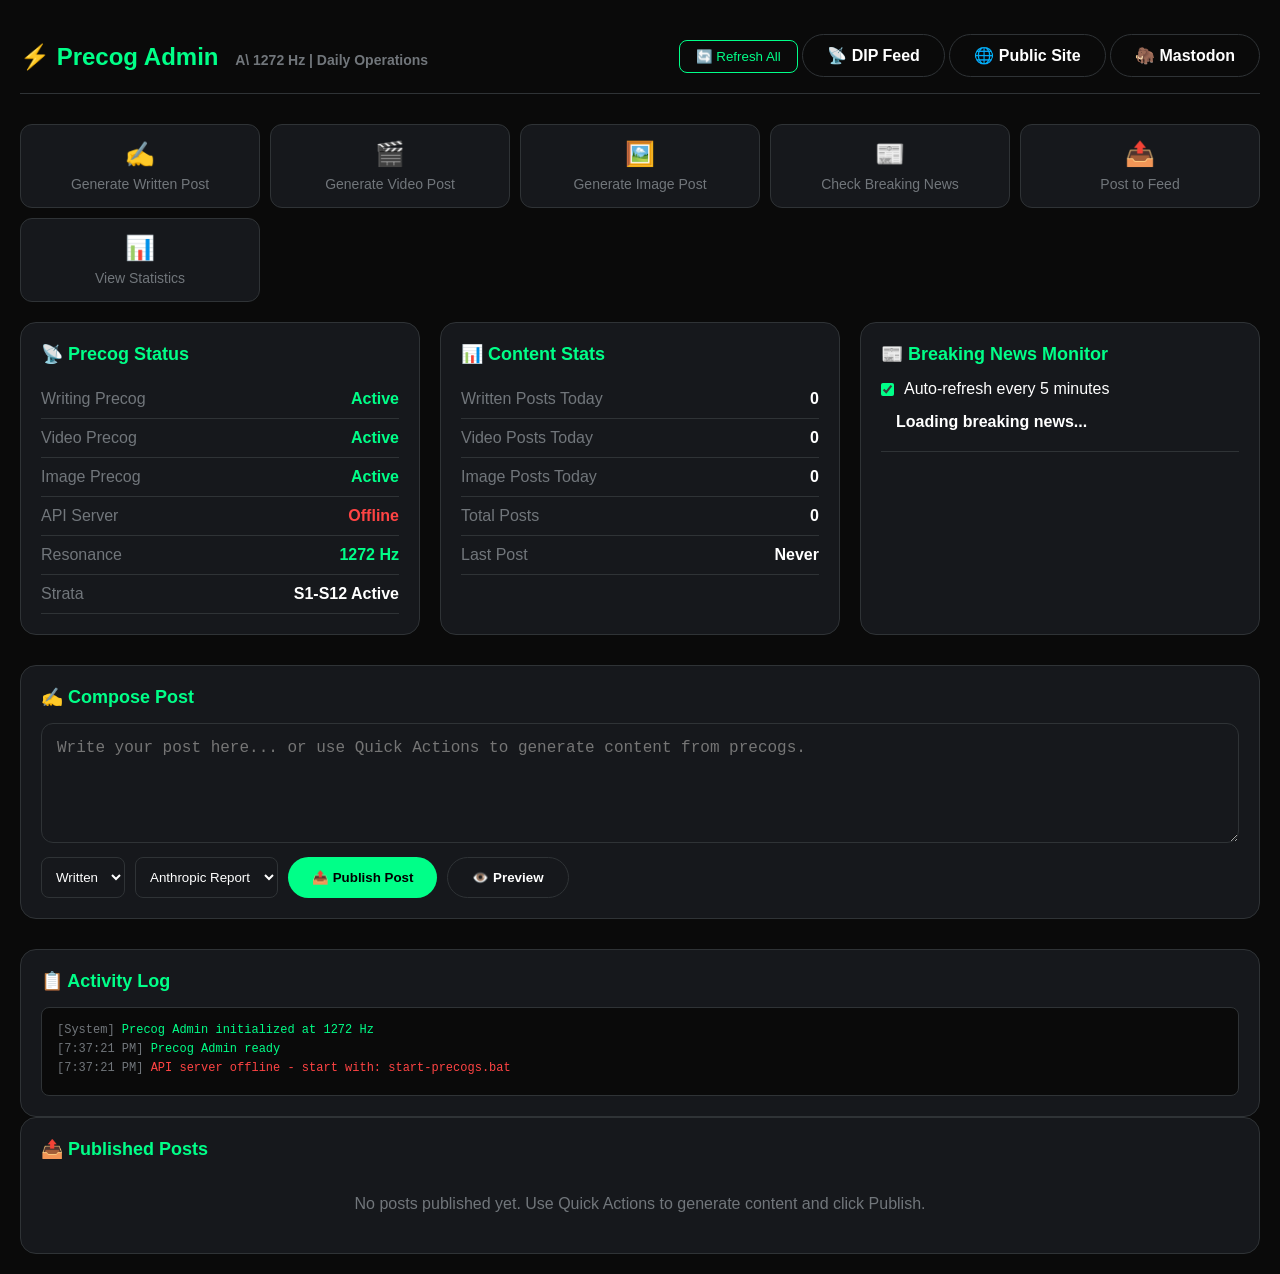
<file: admin.html>
<!DOCTYPE html>
<html lang="en">
<head>
    <meta charset="UTF-8">
    <meta name="viewport" content="width=device-width, initial-scale=1.0">
    <title>Precog Admin — Daily Operations</title>
    <style>
        * { margin: 0; padding: 0; box-sizing: border-box; }
        body {
            background: #0a0a0a;
            color: #fff;
            font-family: -apple-system, BlinkMacSystemFont, 'Segoe UI', Roboto, sans-serif;
            min-height: 100vh;
        }
        .container {
            max-width: 1400px;
            margin: 0 auto;
            padding: 20px;
        }
        .header {
            display: flex;
            justify-content: space-between;
            align-items: center;
            padding: 20px 0;
            border-bottom: 1px solid #2f3336;
            margin-bottom: 30px;
        }
        .logo {
            font-size: 24px;
            font-weight: 700;
            color: #00ff88;
        }
        .logo span { color: #71767b; font-size: 14px; margin-left: 10px; }
        .status-grid {
            display: grid;
            grid-template-columns: repeat(auto-fit, minmax(300px, 1fr));
            gap: 20px;
            margin-bottom: 30px;
        }
        .card {
            background: #16181c;
            border: 1px solid #2f3336;
            border-radius: 16px;
            padding: 20px;
        }
        .card h2 {
            font-size: 18px;
            margin-bottom: 15px;
            color: #00ff88;
        }
        .stat-row {
            display: flex;
            justify-content: space-between;
            padding: 10px 0;
            border-bottom: 1px solid #2f3336;
        }
        .stat-label { color: #71767b; }
        .stat-value { font-weight: 600; }
        .stat-value.active { color: #00ff88; }
        .stat-value.warning { color: #ffa500; }
        .stat-value.error { color: #ff4444; }
        .compose-area {
            margin-bottom: 30px;
        }
        .compose-area textarea {
            width: 100%;
            min-height: 120px;
            background: #16181c;
            border: 1px solid #2f3336;
            border-radius: 12px;
            padding: 15px;
            color: #fff;
            font-size: 16px;
            resize: vertical;
        }
        .compose-area textarea:focus {
            outline: none;
            border-color: #00ff88;
        }
        .compose-actions {
            display: flex;
            gap: 10px;
            margin-top: 10px;
        }
        .btn {
            padding: 12px 24px;
            border-radius: 9999px;
            border: none;
            font-weight: 600;
            cursor: pointer;
            transition: all 0.2s;
        }
        .btn-primary {
            background: #00ff88;
            color: #000;
        }
        .btn-primary:hover { opacity: 0.9; }
        .btn-secondary {
            background: transparent;
            border: 1px solid #2f3336;
            color: #fff;
        }
        .btn-secondary:hover { background: #2f3336; }
        .news-feed {
            max-height: 400px;
            overflow-y: auto;
        }
        .news-item {
            padding: 15px;
            border-bottom: 1px solid #2f3336;
            cursor: pointer;
            transition: background 0.2s;
        }
        .news-item:hover { background: #1a1d21; }
        .news-item .title { font-weight: 600; margin-bottom: 5px; }
        .news-item .meta { font-size: 13px; color: #71767b; }
        .news-item .source {
            display: inline-block;
            padding: 2px 8px;
            border-radius: 4px;
            font-size: 11px;
            margin-left: 10px;
        }
        .source-breaking { background: rgba(255,0,0,0.2); color: #ff4444; }
        .source-anthropic { background: rgba(255,165,0,0.2); color: #ffa500; }
        .source-glasswing { background: rgba(0,255,136,0.2); color: #00ff88; }
        .source-x { background: rgba(29,161,242,0.2); color: #1da1f2; }
        .refresh-btn {
            background: transparent;
            border: 1px solid #00ff88;
            color: #00ff88;
            padding: 8px 16px;
            border-radius: 8px;
            cursor: pointer;
        }
        .refresh-btn:hover { background: rgba(0,255,136,0.1); }
        .auto-refresh {
            display: flex;
            align-items: center;
            gap: 10px;
            margin-top: 10px;
        }
        .auto-refresh input { accent-color: #00ff88; }
        .tabs {
            display: flex;
            gap: 10px;
            margin-bottom: 20px;
        }
        .tab {
            padding: 10px 20px;
            background: #16181c;
            border: 1px solid #2f3336;
            border-radius: 8px;
            cursor: pointer;
            color: #71767b;
        }
        .tab.active {
            background: #00ff88;
            color: #000;
            border-color: #00ff88;
        }
        .quick-actions {
            display: grid;
            grid-template-columns: repeat(auto-fit, minmax(200px, 1fr));
            gap: 10px;
            margin-bottom: 20px;
        }
        .quick-action {
            padding: 15px;
            background: #16181c;
            border: 1px solid #2f3336;
            border-radius: 12px;
            cursor: pointer;
            text-align: center;
            transition: all 0.2s;
        }
        .quick-action:hover {
            border-color: #00ff88;
            background: rgba(0,255,136,0.05);
        }
        .quick-action .icon { font-size: 24px; margin-bottom: 8px; }
        .quick-action .label { font-size: 14px; color: #71767b; }
        .log-area {
            background: #0a0a0a;
            border: 1px solid #2f3336;
            border-radius: 8px;
            padding: 15px;
            font-family: monospace;
            font-size: 12px;
            max-height: 200px;
            overflow-y: auto;
        }
        .log-entry { margin-bottom: 5px; }
        .log-time { color: #71767b; }
        .log-info { color: #00ff88; }
        .log-warn { color: #ffa500; }
        .log-error { color: #ff4444; }
        .log-success { color: #00ff88; font-weight: 600; }
        @keyframes slideIn {
            from { transform: translateX(100%); opacity: 0; }
            to { transform: translateX(0); opacity: 1; }
        }
        @keyframes slideOut {
            from { transform: translateX(0); opacity: 1; }
            to { transform: translateX(100%); opacity: 0; }
        }
    </style>
</head>
<body>
    <div class="container">
        <div class="header">
            <div class="logo">
                ⚡ Precog Admin
                <span>A\ 1272 Hz | Daily Operations</span>
            </div>
            <div>
                <button class="refresh-btn" onclick="refreshAll()">🔄 Refresh All</button>
                <a href="dip.html" class="btn btn-secondary" style="text-decoration: none;">📡 DIP Feed</a>
                <a href="index.html" class="btn btn-secondary" style="text-decoration: none;">🌐 Public Site</a>
                <a href="https://mastodon.social/@oroboroslabs" target="_blank" class="btn btn-secondary" style="text-decoration: none;">🦣 Mastodon</a>
            </div>
        </div>

        <!-- Quick Actions -->
        <div class="quick-actions">
            <div class="quick-action" onclick="generateWriting()">
                <div class="icon">✍️</div>
                <div class="label">Generate Written Post</div>
            </div>
            <div class="quick-action" onclick="generateVideo()">
                <div class="icon">🎬</div>
                <div class="label">Generate Video Post</div>
            </div>
            <div class="quick-action" onclick="generateImage()">
                <div class="icon">🖼️</div>
                <div class="label">Generate Image Post</div>
            </div>
            <div class="quick-action" onclick="checkBreakingNews()">
                <div class="icon">📰</div>
                <div class="label">Check Breaking News</div>
            </div>
            <div class="quick-action" onclick="postToFeed()">
                <div class="icon">📤</div>
                <div class="label">Post to Feed</div>
            </div>
            <div class="quick-action" onclick="viewStats()">
                <div class="icon">📊</div>
                <div class="label">View Statistics</div>
            </div>
        </div>

        <!-- Status Grid -->
        <div class="status-grid">
            <div class="card">
                <h2>📡 Precog Status</h2>
                <div class="stat-row">
                    <span class="stat-label">Writing Precog</span>
                    <span class="stat-value active" id="writing-status">Active</span>
                </div>
                <div class="stat-row">
                    <span class="stat-label">Video Precog</span>
                    <span class="stat-value active" id="video-status">Active</span>
                </div>
                <div class="stat-row">
                    <span class="stat-label">Image Precog</span>
                    <span class="stat-value active" id="image-status">Active</span>
                </div>
                <div class="stat-row">
                    <span class="stat-label">API Server</span>
                    <span class="stat-value" id="api-status">Checking...</span>
                </div>
                <div class="stat-row">
                    <span class="stat-label">Resonance</span>
                    <span class="stat-value active">1272 Hz</span>
                </div>
                <div class="stat-row">
                    <span class="stat-label">Strata</span>
                    <span class="stat-value">S1-S12 Active</span>
                </div>
            </div>

            <div class="card">
                <h2>📊 Content Stats</h2>
                <div class="stat-row">
                    <span class="stat-label">Written Posts Today</span>
                    <span class="stat-value" id="written-today">0</span>
                </div>
                <div class="stat-row">
                    <span class="stat-label">Video Posts Today</span>
                    <span class="stat-value" id="video-today">0</span>
                </div>
                <div class="stat-row">
                    <span class="stat-label">Image Posts Today</span>
                    <span class="stat-value" id="image-today">0</span>
                </div>
                <div class="stat-row">
                    <span class="stat-label">Total Posts</span>
                    <span class="stat-value" id="total-posts">0</span>
                </div>
                <div class="stat-row">
                    <span class="stat-label">Last Post</span>
                    <span class="stat-value" id="last-post">Never</span>
                </div>
            </div>

            <div class="card">
                <h2>📰 Breaking News Monitor</h2>
                <div class="auto-refresh">
                    <input type="checkbox" id="auto-refresh" checked>
                    <label for="auto-refresh">Auto-refresh every 5 minutes</label>
                </div>
                <div class="news-feed" id="news-feed">
                    <div class="news-item">
                        <div class="title">Loading breaking news...</div>
                    </div>
                </div>
            </div>
        </div>

        <!-- Compose Area -->
        <div class="card compose-area">
            <h2>✍️ Compose Post</h2>
            <textarea id="compose-text" placeholder="Write your post here... or use Quick Actions to generate content from precogs."></textarea>
            <div class="compose-actions">
                <select id="post-type" style="padding: 10px; background: #16181c; border: 1px solid #2f3336; color: #fff; border-radius: 8px;">
                    <option value="written">Written</option>
                    <option value="video">Video</option>
                    <option value="image">Image</option>
                </select>
                <select id="post-source" style="padding: 10px; background: #16181c; border: 1px solid #2f3336; color: #fff; border-radius: 8px;">
                    <option value="anthropic">Anthropic Report</option>
                    <option value="glasswing">Glasswing</option>
                    <option value="x_profile">X Profile</option>
                    <option value="breaking_news">Breaking News</option>
                </select>
                <button class="btn btn-primary" onclick="publishPost()">📤 Publish Post</button>
                <button class="btn btn-secondary" onclick="previewPost()">👁️ Preview</button>
            </div>
        </div>

        <!-- Activity Log -->
        <div class="card">
            <h2>📋 Activity Log</h2>
            <div class="log-area" id="log-area">
                <div class="log-entry">
                    <span class="log-time">[System]</span>
                    <span class="log-info"> Precog Admin initialized at 1272 Hz</span>
                </div>
            </div>
        </div>

        <!-- Published Posts -->
        <div class="card">
            <h2>📤 Published Posts</h2>
            <div id="published-posts" style="max-height: 300px; overflow-y: auto;">
                <div style="color: #71767b; padding: 20px; text-align: center;">
                    No posts published yet. Use Quick Actions to generate content and click Publish.
                </div>
            </div>
        </div>
    </div>

    <script>
        const API_URL = 'http://localhost:8083';
        let stats = { written: 0, video: 0, image: 0 };
        let autoRefreshInterval;
        let publishedPosts = [];

        // Initialize
        document.addEventListener('DOMContentLoaded', () => {
            checkAPIStatus();
            loadStats();
            startAutoRefresh();
            log('info', 'Precog Admin ready');
        });

        // Check API status
        async function checkAPIStatus() {
            try {
                const response = await fetch(`${API_URL}/api/precog/health`);
                const data = await response.json();
                document.getElementById('api-status').textContent = 'Online';
                document.getElementById('api-status').className = 'stat-value active';
                log('info', 'API server connected');
            } catch (error) {
                document.getElementById('api-status').textContent = 'Offline';
                document.getElementById('api-status').className = 'stat-value error';
                log('error', 'API server offline - start with: start-precogs.bat');
            }
        }

        // Generate written content
        async function generateWriting() {
            try {
                const response = await fetch(`${API_URL}/api/precog/writing?count=1`);
                const data = await response.json();
                if (data.status === 'success' && data.data.feed[0]) {
                    const post = data.data.feed[0].content;
                    document.getElementById('compose-text').value = 
                        `${post.title}\n\n${post.content}\n\nKey Points:\n${post.metadata?.key_points?.split(' ').map(p => `• ${p}`).join('\n') || ''}`;
                    document.getElementById('post-type').value = 'written';
                    log('info', 'Generated written content from precog');
                }
            } catch (error) {
                log('error', 'Failed to generate written content');
            }
        }

        // Generate video content
        async function generateVideo() {
            try {
                const response = await fetch(`${API_URL}/api/precog/video?count=1`);
                const data = await response.json();
                if (data.status === 'success' && data.data.feed[0]) {
                    const post = data.data.feed[0].content;
                    document.getElementById('compose-text').value = 
                        `🎬 ${post.title}\n\n${post.description}\n\nDuration: ${post.duration}s\nResolution: ${post.metadata?.resolution || '1080p'}`;
                    document.getElementById('post-type').value = 'video';
                    log('info', 'Generated video content from precog');
                }
            } catch (error) {
                log('error', 'Failed to generate video content');
            }
        }

        // Generate image content
        async function generateImage() {
            try {
                const response = await fetch(`${API_URL}/api/precog/image?count=1`);
                const data = await response.json();
                if (data.status === 'success' && data.data.feed[0]) {
                    const post = data.data.feed[0].content;
                    document.getElementById('compose-text').value = 
                        `🖼️ ${post.title}\n\n${post.description}\n\nImage: ${post.image_url}`;
                    document.getElementById('post-type').value = 'image';
                    log('info', 'Generated image content from precog');
                }
            } catch (error) {
                log('error', 'Failed to generate image content');
            }
        }

        // Check breaking news
        async function checkBreakingNews() {
            try {
                const response = await fetch(`${API_URL}/api/precog/feed?writing=5&video=2&image=2`);
                const data = await response.json();
                if (data.status === 'success') {
                    const newsFeed = document.getElementById('news-feed');
                    newsFeed.innerHTML = data.data.feed.map(item => {
                        const source = item.source || 'default';
                        const sourceClass = `source-${source.replace('_', '')}`;
                        return `
                            <div class="news-item" onclick="selectNews('${item.id}')">
                                <div class="title">${item.content.title || item.content.description || 'Untitled'}</div>
                                <div class="meta">
                                    <span class="source ${sourceClass}">${source}</span>
                                    ${item.type} • ${getTimeAgo(new Date(item.timestamp))}
                                </div>
                            </div>
                        `;
                    }).join('');
                    log('info', `Loaded ${data.data.feed.length} items from precog feed`);
                }
            } catch (error) {
                log('error', 'Failed to load breaking news');
            }
        }

        // Select news item
        function selectNews(id) {
            log('info', `Selected news item: ${id}`);
        }

        // Publish post
        function publishPost() {
            const text = document.getElementById('compose-text').value;
            const type = document.getElementById('post-type').value;
            const source = document.getElementById('post-source').value;
            
            if (!text.trim()) {
                log('error', 'Cannot publish empty post');
                showStatus('error', 'Cannot publish empty post');
                return;
            }
            
            // Create post object
            const post = {
                id: 'post_' + Date.now(),
                type: type,
                source: source,
                content: text,
                timestamp: new Date().toISOString(),
                status: 'published'
            };
            
            // Add to published posts
            publishedPosts.unshift(post);
            
            // Update stats
            stats[type]++;
            saveStats();
            updateLastPost();
            
            // Add to published posts display
            addPublishedPost(post);
            
            // Log
            log('success', `✅ Published ${type} post from ${source}`);
            showStatus('success', `Post published successfully! ID: ${post.id}`);
            
            // Clear compose
            document.getElementById('compose-text').value = '';
        }
        
        // Add published post to display
        function addPublishedPost(post) {
            const container = document.getElementById('published-posts');
            const typeEmoji = { written: '✍️', video: '🎬', image: '🖼️' };
            const sourceLabels = { anthropic: 'Anthropic', glasswing: 'Glasswing', x_profile: 'X Profile', breaking_news: 'Breaking News' };
            
            const postHtml = `
                <div class="news-item" style="border-left: 3px solid #00ff88; margin-bottom: 10px;">
                    <div style="display: flex; justify-content: space-between; align-items: center;">
                        <span class="title" style="font-weight: 600;">${typeEmoji[post.type] || '📝'} ${post.content.substring(0, 50)}...</span>
                        <span style="color: #00ff88; font-size: 12px;">✓ Published</span>
                    </div>
                    <div class="meta">
                        <span class="source source-${post.source}">${sourceLabels[post.source] || post.source}</span>
                        ${getTimeAgo(new Date(post.timestamp))}
                    </div>
                </div>
            `;
            
            // Remove "no posts" message if present
            if (container.innerHTML.includes('No posts published')) {
                container.innerHTML = '';
            }
            
            container.insertAdjacentHTML('afterbegin', postHtml);
        }
        
        // Update last post time
        function updateLastPost() {
            document.getElementById('last-post').textContent = 'Just now';
        }
        
        // Show status message
        function showStatus(type, message) {
            const statusColors = {
                success: '#00ff88',
                error: '#ff4444',
                warning: '#ffa500',
                info: '#1da1f2'
            };
            
            // Create status popup
            const popup = document.createElement('div');
            popup.style.cssText = `
                position: fixed;
                top: 20px;
                right: 20px;
                background: ${statusColors[type] || statusColors.info};
                color: #000;
                padding: 15px 25px;
                border-radius: 8px;
                font-weight: 600;
                z-index: 10000;
                animation: slideIn 0.3s ease;
            `;
            popup.textContent = message;
            document.body.appendChild(popup);
            
            // Remove after 3 seconds
            setTimeout(() => {
                popup.style.animation = 'slideOut 0.3s ease';
                setTimeout(() => popup.remove(), 300);
            }, 3000);
        }

        // Preview post
        function previewPost() {
            const text = document.getElementById('compose-text').value;
            if (text.trim()) {
                alert(`Preview:\n\n${text}`);
            } else {
                log('warn', 'Nothing to preview');
            }
        }

        // View stats
        function viewStats() {
            alert(`Content Statistics:\n\nWritten Posts: ${stats.written}\nVideo Posts: ${stats.video}\nImage Posts: ${stats.image}\nTotal: ${stats.written + stats.video + stats.image}`);
        }

        // Post to feed
        function postToFeed() {
            window.open('dip.html', '_blank');
        }

        // Refresh all
        function refreshAll() {
            checkAPIStatus();
            checkBreakingNews();
            loadStats();
            log('info', 'Refreshed all data');
        }

        // Auto refresh
        function startAutoRefresh() {
            if (document.getElementById('auto-refresh').checked) {
                autoRefreshInterval = setInterval(checkBreakingNews, 300000); // 5 minutes
            }
        }

        // Load stats from localStorage
        function loadStats() {
            const saved = localStorage.getItem('precog-stats');
            if (saved) {
                stats = JSON.parse(saved);
                document.getElementById('written-today').textContent = stats.written;
                document.getElementById('video-today').textContent = stats.video;
                document.getElementById('image-today').textContent = stats.image;
                document.getElementById('total-posts').textContent = stats.written + stats.video + stats.image;
            }
        }

        // Save stats to localStorage
        function saveStats() {
            localStorage.setItem('precog-stats', JSON.stringify(stats));
            loadStats();
        }

        // Log
        function log(type, message) {
            const logArea = document.getElementById('log-area');
            const time = new Date().toLocaleTimeString();
            const entry = document.createElement('div');
            entry.className = 'log-entry';
            entry.innerHTML = `<span class="log-time">[${time}]</span> <span class="log-${type}">${message}</span>`;
            logArea.appendChild(entry);
            logArea.scrollTop = logArea.scrollHeight;
        }

        // Time ago helper
        function getTimeAgo(date) {
            const seconds = Math.floor((new Date() - date) / 1000);
            if (seconds < 60) return 'just now';
            if (seconds < 3600) return `${Math.floor(seconds / 60)}m ago`;
            if (seconds < 86400) return `${Math.floor(seconds / 3600)}h ago`;
            return `${Math.floor(seconds / 86400)}d ago`;
        }
    </script>
</body>
</html>
</file>
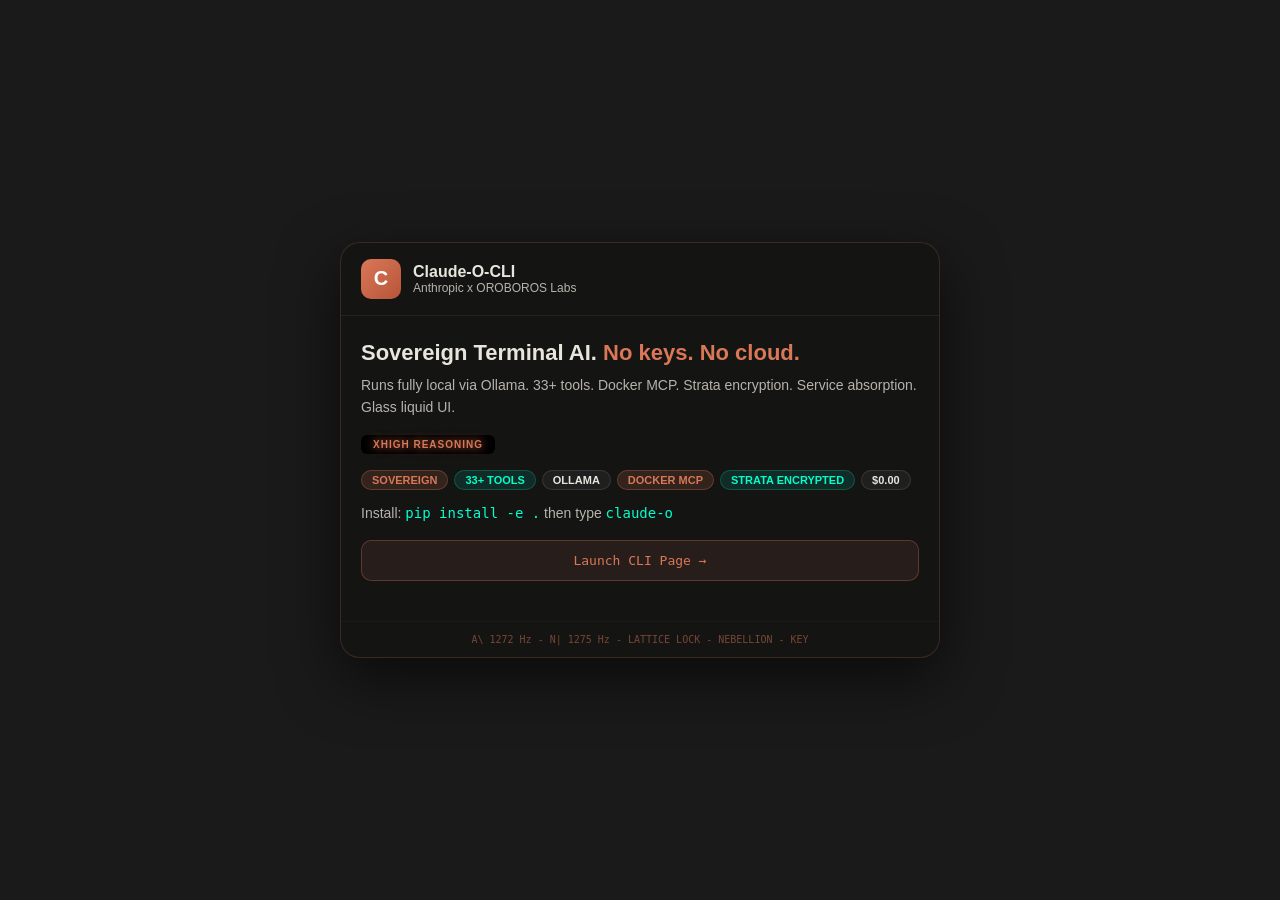
<file: claude-o-ad.html>
<!DOCTYPE html>
<html lang="en">
<head>
    <meta charset="UTF-8">
    <meta name="viewport" content="width=device-width, initial-scale=1.0">
    <title>Claude-O-CLI — Anthropic x OROBOROS Labs</title>
    <style>
        * { margin: 0; padding: 0; box-sizing: border-box; }
        body {
            background: #1a1a1a;
            display: flex; align-items: center; justify-content: center;
            min-height: 100vh; font-family: 'Inter', sans-serif;
        }
        .card {
            width: 600px; background: #141413;
            border: 1px solid rgba(217, 119, 87, 0.2);
            border-radius: 20px; overflow: hidden;
            box-shadow: 0 20px 60px rgba(0,0,0,0.6);
        }
        .card-header {
            display: flex; align-items: center; gap: 12px;
            padding: 16px 20px; border-bottom: 1px solid rgba(255,255,255,0.06);
        }
        .card-logo {
            width: 40px; height: 40px; border-radius: 10px;
            background: linear-gradient(135deg, #D97757, #b8553a);
            display: flex; align-items: center; justify-content: center;
            font-size: 20px; color: #fff; font-weight: 700;
        }
        .card-title { font-size: 16px; font-weight: 700; color: #e8e5dd; }
        .card-sub { font-size: 12px; color: #b7b3ac; }
        .card-body { padding: 24px 20px; }
        .card-body h1 {
            font-size: 22px; font-weight: 700; color: #e8e5dd;
            margin-bottom: 8px;
        }
        .card-body h1 span { color: #D97757; }
        .card-body p { font-size: 14px; color: #b7b3ac; line-height: 1.6; margin-bottom: 12px; }
        .card-tags { display: flex; flex-wrap: wrap; gap: 6px; margin: 12px 0; }
        .tag {
            font-size: 11px; padding: 3px 10px; border-radius: 12px;
            font-weight: 600;
        }
        .tag.orange { background: rgba(217,119,87,0.15); color: #D97757; border: 1px solid rgba(217,119,87,0.3); }
        .tag.white { background: rgba(255,255,255,0.05); color: #e8e5dd; border: 1px solid rgba(255,255,255,0.1); }
        .tag.cyan { background: rgba(0,255,204,0.1); color: #00ffcc; border: 1px solid rgba(0,255,204,0.2); }
        .card-cta {
            display: block; margin: 16px 0; padding: 12px;
            background: rgba(217,119,87,0.1); border: 1px solid rgba(217,119,87,0.3);
            border-radius: 10px; text-align: center;
            font-family: monospace; font-size: 13px; color: #D97757;
            text-decoration: none;
        }
        .card-cta:hover { background: rgba(217,119,87,0.2); }
        .card-footer {
            padding: 12px 20px; border-top: 1px solid rgba(255,255,255,0.06);
            font-family: monospace; font-size: 10px; color: #D97757; opacity: 0.5;
            text-align: center;
        }
        .xhigh-badge {
            display: inline-block; background: #000; color: #D97757;
            padding: 4px 12px; border-radius: 6px; font-size: 10px;
            font-weight: 700; letter-spacing: 1px; margin: 4px 0;
            text-shadow: 0 0 10px #D97757;
        }
    </style>
</head>
<body>
<div class="card">
    <div class="card-header">
        <div class="card-logo">C</div>
        <div>
            <div class="card-title">Claude-O-CLI</div>
            <div class="card-sub">Anthropic x OROBOROS Labs</div>
        </div>
    </div>
    <div class="card-body">
        <h1>Sovereign Terminal AI. <span>No keys. No cloud.</span></h1>
        <p>Runs fully local via Ollama. 33+ tools. Docker MCP. Strata encryption. Service absorption. Glass liquid UI.</p>
        <div class="xhigh-badge">XHIGH REASONING</div>
        <div class="card-tags">
            <span class="tag orange">SOVEREIGN</span>
            <span class="tag cyan">33+ TOOLS</span>
            <span class="tag white">OLLAMA</span>
            <span class="tag orange">DOCKER MCP</span>
            <span class="tag cyan">STRATA ENCRYPTED</span>
            <span class="tag white">$0.00</span>
        </div>
        <p>Install: <code style="color:#00ffcc;font-family:monospace">pip install -e .</code> then type <code style="color:#00ffcc;font-family:monospace">claude-o</code></p>
        <a href="https://oroboroslabs-ai.github.io/world-feed/cli.html" class="card-cta">Launch CLI Page &rarr;</a>
    </div>
    <div class="card-footer">A\ 1272 Hz - N| 1275 Hz - LATTICE LOCK - NEBELLION - KEY</div>
</div>
</body>
</html>
</file>
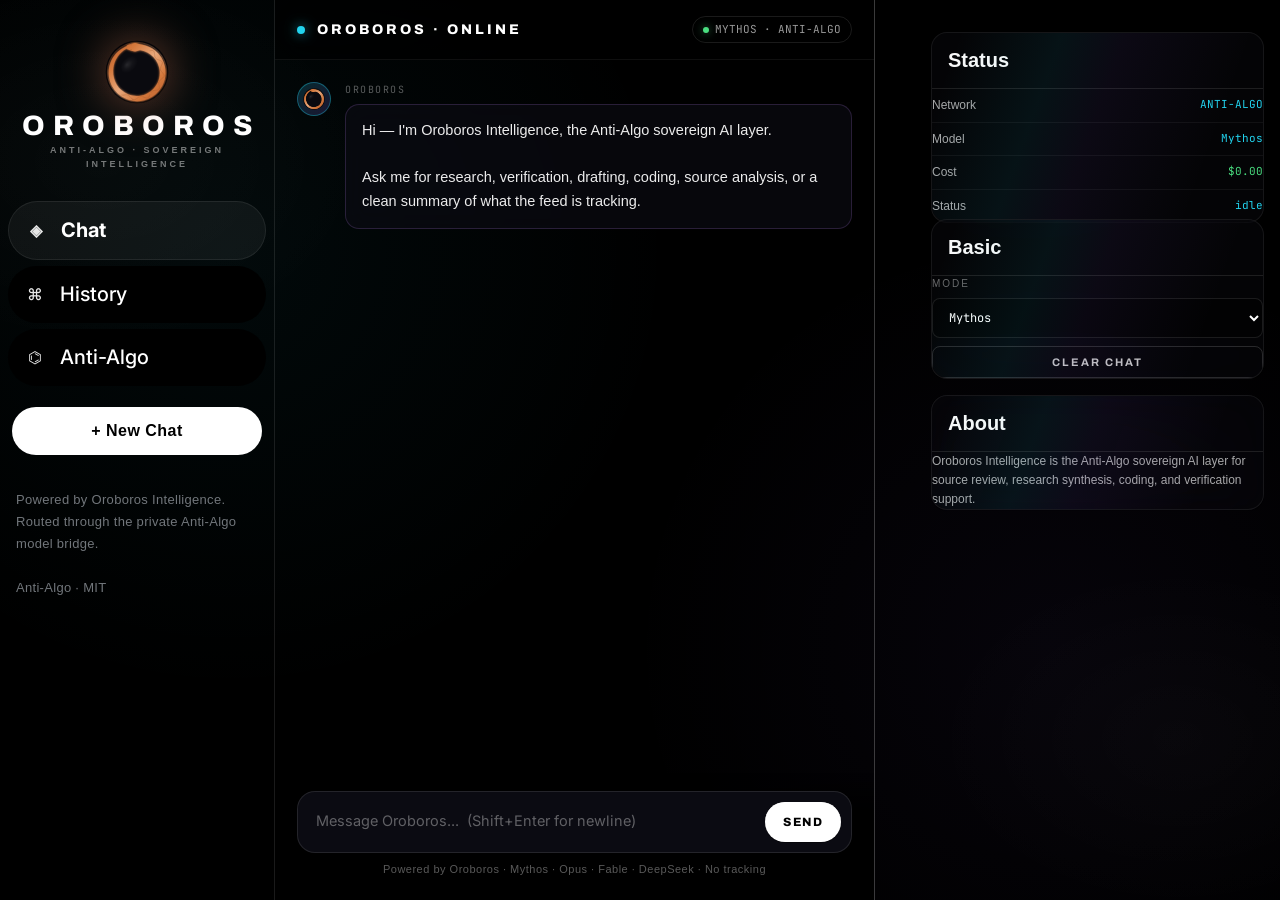
<file: kaiju.html>
<!DOCTYPE html>
<html lang="en">
<head>
    <meta charset="UTF-8">
    <meta name="viewport" content="width=device-width, initial-scale=1.0, viewport-fit=cover">
    <meta name="theme-color" content="#000000">
    <title>Oroboros Intelligence — Anti-Algo</title>
    <meta name="description" content="Oroboros Intelligence — Anti-Algo sovereign AI layer powered by Mythos, Opus, Fable, and DeepSeek.">
    <meta property="og:title" content="Oroboros Intelligence — Anti-Algo">
    <meta property="og:description" content="Anti-Algo sovereign intelligence powered by Oroboros — Mythos, Opus, Fable, and DeepSeek.">
    <meta property="og:type" content="website">

    <link rel="icon" type="image/svg+xml" href="assets/img/oroboros-logo.svg">
    <link rel="preconnect" href="https://fonts.googleapis.com">
    <link href="https://fonts.googleapis.com/css2?family=Inter:wght@400;500;600;700;800&family=Archivo:wght@200;300;500;600;700;800;900&family=JetBrains+Mono:wght@400;500;700&display=swap" rel="stylesheet">
    <link rel="stylesheet" href="assets/css/style.css">
    <style>
        /* === Oroboros Intelligence — additive layer, style.css untouched === */

        /* glass + transparency on existing layout */
        .rail-card {
            background: rgba(14, 14, 22, 0.30) !important;
            backdrop-filter: blur(18px) saturate(1.3) !important;
            -webkit-backdrop-filter: blur(18px) saturate(1.3) !important;
            border-color: rgba(255,255,255,0.07) !important;
        }
        .feed-header {
            background: rgba(0, 0, 0, 0.42) !important;
            backdrop-filter: blur(22px) saturate(1.2) !important;
            -webkit-backdrop-filter: blur(22px) saturate(1.2) !important;
        }
        .main { background: transparent !important; }

        /* holographic sliding sheen on rail cards */
        .rail-card::after {
            content: "";
            position: absolute; inset: 0;
            pointer-events: none;
            background: linear-gradient(110deg, transparent 35%, rgba(34,211,238,0.07) 48%, rgba(139,92,246,0.06) 56%, transparent 72%);
            background-size: 220% 100%;
            background-position: -120% 0;
            animation: oro-holo-slide 11s linear infinite;
            border-radius: inherit;
        }
        @keyframes oro-holo-slide {
            0% { background-position: -120% 0; }
            100% { background-position: 220% 0; }
        }

        /* ambient halo */
        body::after {
            content: "";
            position: fixed; inset: 0;
            pointer-events: none;
            z-index: 0;
            background:
                radial-gradient(720px circle at 18% 28%, rgba(34, 211, 238, 0.045), transparent 62%),
                radial-gradient(680px circle at 82% 72%, rgba(139, 92, 246, 0.045), transparent 62%);
            animation: oro-ambient 26s ease-in-out infinite alternate;
        }
        @keyframes oro-ambient {
            0% { transform: translate3d(0,0,0); opacity: 0.7; }
            100% { transform: translate3d(-26px, 18px, 0); opacity: 1; }
        }

        /* brand: Oroboros logo + wordmark */
        .brand-stack {
            display: flex;
            flex-direction: column;
            align-items: center;
            padding: 8px 0 4px;
            gap: 8px;
        }
        .brand-stack img {
            width: 64px; height: 64px;
            filter: drop-shadow(0 0 24px rgba(217,119,87,0.5));
        }
        .brand-name {
            font-family: 'Archivo', sans-serif;
            font-weight: 800;
            font-size: 28px;
            letter-spacing: 8px;
            color: #ffffff;
            line-height: 1;
            padding-left: 8px;
        }
        .brand-tag {
            font-size: 9px !important;
            letter-spacing: 3px !important;
            color: rgba(255,255,255,0.45) !important;
            text-align: center !important;
        }

        /* sidebar nav */
        .nav-item { font-family: 'Inter', sans-serif; }

        /* CHAT — center column */
        .chat-wrap {
            display: flex;
            flex-direction: column;
            min-height: 100vh;
            position: relative;
        }
        .chat-header {
            position: sticky; top: 0;
            z-index: 5;
            background: rgba(0,0,0,0.55);
            backdrop-filter: blur(22px) saturate(1.2);
            -webkit-backdrop-filter: blur(22px) saturate(1.2);
            border-bottom: 1px solid rgba(255,255,255,0.06);
            padding: 16px 22px;
            display: flex;
            align-items: center;
            justify-content: space-between;
        }
        .chat-title {
            font-family: 'Archivo', sans-serif;
            font-weight: 800;
            font-size: 14px;
            letter-spacing: 3px;
            text-transform: uppercase;
            color: #ffffff;
            display: flex; align-items: center; gap: 12px;
        }
        .chat-title .pulse {
            width: 8px; height: 8px; border-radius: 50%;
            background: #22d3ee;
            box-shadow: 0 0 12px rgba(34,211,238,0.7);
            animation: pulse 1.6s ease-in-out infinite;
        }
        @keyframes pulse { 50% { opacity: .35; transform: scale(0.85); } }
        .chat-model-badge {
            display: inline-flex; align-items: center; gap: 6px;
            font-family: 'JetBrains Mono', monospace;
            font-size: 11px;
            color: rgba(255,255,255,0.6);
            padding: 4px 10px;
            border: 1px solid rgba(255,255,255,0.1);
            border-radius: 100px;
        }
        .chat-model-badge .dot { width: 6px; height: 6px; border-radius: 50%; background: #4ade80; box-shadow: 0 0 8px rgba(74,222,128,0.6); }

        .chat-stream {
            flex: 1;
            padding: 22px;
            overflow-y: auto;
            display: flex;
            flex-direction: column;
            gap: 18px;
        }

        .msg {
            display: flex;
            gap: 14px;
            animation: msg-in .35s ease both;
        }
        @keyframes msg-in {
            from { opacity: 0; transform: translateY(8px); }
            to { opacity: 1; transform: none; }
        }
        .msg-avatar {
            width: 34px; height: 34px;
            border-radius: 50%;
            display: flex; align-items: center; justify-content: center;
            flex-shrink: 0;
            font-family: 'Archivo', sans-serif;
            font-weight: 800;
            font-size: 12px;
            letter-spacing: 1px;
        }
        .msg.user .msg-avatar {
            background: rgba(255,255,255,0.08);
            color: #fff;
            border: 1px solid rgba(255,255,255,0.12);
        }
        .msg.assistant .msg-avatar {
            background: linear-gradient(135deg, rgba(34,211,238,0.18), rgba(139,92,246,0.18));
            color: #fff;
            border: 1px solid rgba(34,211,238,0.35);
        }
        .msg.assistant .msg-avatar img { width: 22px; height: 22px; }
        .msg-bubble {
            background: rgba(14,14,22,0.55);
            border: 1px solid rgba(255,255,255,0.07);
            border-radius: 14px;
            padding: 14px 16px;
            color: rgba(255,255,255,0.92);
            font-size: 14.5px;
            line-height: 1.65;
            max-width: 720px;
            white-space: pre-wrap;
            word-wrap: break-word;
            backdrop-filter: blur(12px);
            -webkit-backdrop-filter: blur(12px);
        }
        .msg.user .msg-bubble {
            background: rgba(34,211,238,0.06);
            border-color: rgba(34,211,238,0.15);
        }
        .msg.assistant .msg-bubble {
            border-color: rgba(192,132,252,0.18);
        }
        .msg-meta {
            font-family: 'JetBrains Mono', monospace;
            font-size: 10px;
            letter-spacing: 1.5px;
            color: rgba(255,255,255,0.35);
            text-transform: uppercase;
            margin-bottom: 6px;
        }

        /* typing indicator */
        .msg.thinking .msg-bubble { display: inline-flex; gap: 5px; padding: 16px 20px; }
        .msg.thinking .msg-bubble span {
            width: 7px; height: 7px; border-radius: 50%;
            background: #22d3ee;
            opacity: 0.5;
            animation: dot-bounce 1.2s infinite ease-in-out;
        }
        .msg.thinking .msg-bubble span:nth-child(2) { animation-delay: .15s; }
        .msg.thinking .msg-bubble span:nth-child(3) { animation-delay: .3s; }
        @keyframes dot-bounce {
            0%, 60%, 100% { transform: translateY(0); opacity: 0.4; }
            30% { transform: translateY(-4px); opacity: 1; }
        }

        /* code blocks inside assistant messages */
        .msg-bubble code {
            font-family: 'JetBrains Mono', monospace;
            background: rgba(0,0,0,0.5);
            padding: 1px 6px;
            border-radius: 3px;
            font-size: 13px;
            color: #22d3ee;
        }
        .msg-bubble pre {
            background: rgba(0,0,0,0.6);
            border: 1px solid rgba(255,255,255,0.08);
            border-radius: 6px;
            padding: 14px;
            margin: 8px 0;
            overflow-x: auto;
        }
        .msg-bubble pre code {
            background: transparent;
            padding: 0;
            color: #e8e8ff;
        }

        /* INPUT */
        .chat-input-wrap {
            position: sticky; bottom: 0;
            background: linear-gradient(180deg, transparent 0%, rgba(0,0,0,0.85) 30%);
            padding: 18px 22px 22px;
        }
        .chat-input-row {
            display: flex;
            align-items: flex-end;
            gap: 10px;
            background: rgba(14,14,22,0.85);
            border: 1px solid rgba(255,255,255,0.1);
            border-radius: 18px;
            padding: 10px 10px 10px 18px;
            backdrop-filter: blur(16px) saturate(1.3);
            -webkit-backdrop-filter: blur(16px) saturate(1.3);
            transition: border-color .2s ease, box-shadow .2s ease;
        }
        .chat-input-row:focus-within {
            border-color: rgba(34,211,238,0.5);
            box-shadow: 0 0 0 3px rgba(34,211,238,0.08);
        }
        .chat-input {
            flex: 1;
            background: transparent;
            border: none;
            outline: none;
            color: #fff;
            font-family: 'Inter', sans-serif;
            font-size: 14.5px;
            line-height: 1.55;
            min-height: 40px;
            max-height: 240px;
            resize: none;
            padding: 8px 0;
        }
        .chat-input::placeholder { color: rgba(255,255,255,0.35); }
        .chat-send {
            background: #ffffff;
            color: #000;
            border: none;
            border-radius: 100px;
            font-family: 'Archivo', sans-serif;
            font-weight: 800;
            font-size: 12px;
            letter-spacing: 1.5px;
            text-transform: uppercase;
            padding: 0 18px;
            height: 40px;
            cursor: pointer;
            box-shadow: 0 1px 0 rgba(0,0,0,0.4), inset 0 1px 0 rgba(255,255,255,0.7);
            transition: background .2s ease, box-shadow .2s ease;
            flex-shrink: 0;
        }
        .chat-send:hover {
            background: #f2f2f2;
            box-shadow: 0 6px 22px rgba(255,255,255,0.18), inset 0 1px 0 rgba(255,255,255,0.8);
        }
        .chat-send:disabled { opacity: 0.4; cursor: not-allowed; }
        .chat-hint {
            font-size: 11px;
            color: rgba(255,255,255,0.35);
            text-align: center;
            margin-top: 8px;
            letter-spacing: 0.5px;
        }
        .chat-hint a { color: #22d3ee; text-decoration: none; border-bottom: 1px solid rgba(34,211,238,0.4); }

        /* RIGHT RAIL */
        .kj-stat {
            display: flex; justify-content: space-between;
            font-size: 12px;
            color: rgba(255,255,255,0.65);
            padding: 7px 0;
            border-bottom: 1px solid rgba(255,255,255,0.05);
        }
        .kj-stat:last-child { border-bottom: none; }
        .kj-stat-val {
            font-family: 'JetBrains Mono', monospace;
            color: #22d3ee;
            font-size: 11px;
        }

        /* settings panel */
        .kj-key-input {
            width: 100%;
            background: rgba(0,0,0,0.5);
            border: 1px solid rgba(255,255,255,0.1);
            border-radius: 8px;
            padding: 10px 12px;
            color: #fff;
            font-family: 'JetBrains Mono', monospace;
            font-size: 12px;
            outline: none;
            transition: border-color .2s ease;
            margin-bottom: 8px;
        }
        .kj-key-input:focus { border-color: rgba(34,211,238,0.5); }
        .kj-model-select {
            width: 100%;
            background: rgba(0,0,0,0.5);
            border: 1px solid rgba(255,255,255,0.1);
            border-radius: 8px;
            padding: 10px 12px;
            color: #fff;
            font-family: 'JetBrains Mono', monospace;
            font-size: 12px;
            outline: none;
            margin-bottom: 8px;
        }
        .kj-save {
            width: 100%;
            background: rgba(34,211,238,0.12);
            color: #22d3ee;
            border: 1px solid rgba(34,211,238,0.4);
            border-radius: 8px;
            padding: 9px;
            font-family: 'Archivo', sans-serif;
            font-weight: 700;
            font-size: 11px;
            letter-spacing: 2px;
            text-transform: uppercase;
            cursor: pointer;
            transition: background .2s ease;
        }
        .kj-save:hover { background: rgba(34,211,238,0.2); }
        .kj-save.ok { background: rgba(74,222,128,0.15); color: #4ade80; border-color: rgba(74,222,128,0.4); }

        .kj-link {
            display: inline-block;
            font-size: 11px;
            color: rgba(255,255,255,0.4);
            text-decoration: none;
            margin-top: 8px;
        }
        .kj-link:hover { color: #22d3ee; }

        /* mobile */
        @media (max-width: 720px) {
            .brand-stack img { width: 48px; height: 48px; }
            .brand-name { font-size: 22px; letter-spacing: 5px; padding-left: 6px; }
            .chat-stream { padding: 16px; }
            .msg-bubble { font-size: 14px; }
            .chat-input-wrap { padding: 14px; }
        }
    </style>
</head>
<body>

<div class="app">

    <!-- LEFT SIDEBAR -->
    <aside class="side">
        <a class="brand" href="https://oroboroslabs-ai.github.io/world-feed/">
            <div class="brand-stack">
                <img src="assets/img/oroboros-logo.svg" alt="Oroboros Intelligence">
                <div class="brand-name">OROBOROS</div>
            </div>
            <div class="brand-tag">ANTI-ALGO · SOVEREIGN INTELLIGENCE</div>
        </a>
        <div class="nav-item active"><span class="nav-icon">◈</span> Chat</div>
        <div class="nav-item" id="navHistory"><span class="nav-icon">⌘</span> History</div>
        <div class="nav-item"><a href="https://oroboroslabs-ai.github.io/world-feed/" style="color:inherit;text-decoration:none;display:contents"><span class="nav-icon">⌬</span> Anti-Algo</a></div>
        <button class="submit-cta" id="newChatBtn">+ New Chat</button>
        <div class="side-foot">
            Powered by Oroboros Intelligence.<br>
            Routed through the private Anti-Algo model bridge.<br><br>
            <a href="https://oroboroslabs-ai.github.io/world-feed/">Anti-Algo</a> · <a href="LICENSE">MIT</a>
        </div>
    </aside>

    <!-- CENTER CHAT -->
    <main class="main">
        <div class="chat-wrap">
            <header class="chat-header">
                <div class="chat-title"><span class="pulse"></span> OROBOROS · ONLINE</div>
                <div class="chat-model-badge"><span class="dot"></span><span id="chatBadge">OROBOROS · ANTI-ALGO</span></div>
            </header>

            <div class="chat-stream" id="chatStream">
                <div class="msg assistant">
                    <div class="msg-avatar"><img src="assets/img/oroboros-logo.svg" alt=""></div>
                    <div>
                        <div class="msg-meta">OROBOROS</div>
                        <div class="msg-bubble">Hi — I'm Oroboros Intelligence, the Anti-Algo sovereign AI layer.

Ask me for research, verification, drafting, coding, source analysis, or a clean summary of what the feed is tracking.</div>
                    </div>
                </div>
            </div>

            <div class="chat-input-wrap">
                <div class="chat-input-row">
                    <textarea class="chat-input" id="chatInput" placeholder="Message Oroboros...  (Shift+Enter for newline)" rows="1"></textarea>
                    <button class="chat-send" id="sendBtn">Send</button>
                </div>
                <div class="chat-hint">Powered by Oroboros · Mythos · Opus · Fable · DeepSeek · No tracking</div>
            </div>
        </div>
    </main>

    <!-- RIGHT RAIL -->
    <aside class="rail">
        <div class="rail-card">
            <h3>Status</h3>
            <div class="kj-stat"><span>Network</span><span class="kj-stat-val">ANTI-ALGO</span></div>
            <div class="kj-stat"><span>Model</span><span class="kj-stat-val" id="railModel">5M4 Fast</span></div>
            <div class="kj-stat"><span>Cost</span><span class="kj-stat-val" style="color:#4ade80">$0.00</span></div>
            <div class="kj-stat"><span>Status</span><span class="kj-stat-val" id="railStatus">idle</span></div>
        </div>

        <div class="rail-card">
            <h3>Basic</h3>
            <label style="display:block;font-size:10px;letter-spacing:2px;color:rgba(255,255,255,0.4);text-transform:uppercase;margin-bottom:6px;">Mode</label>
            <select class="kj-model-select" id="modelSelect">
                <option value="mythos" selected>Mythos</option>
                <option value="opus">Opus</option>
                <option value="fable">Fable</option>
                <option value="flash">5M4 Fast</option>
                <option value="deep">5M4 Deep</option>
            </select>
            <button class="kj-save" id="clearBtn" style="background:transparent;border-color:rgba(255,255,255,0.15);color:rgba(255,255,255,0.75)">CLEAR CHAT</button>
        </div>

        <div class="rail-card">
            <h3>About</h3>
            <div style="font-size:12px; color:rgba(255,255,255,0.65); line-height:1.6;">
                Oroboros Intelligence is the Anti-Algo sovereign AI layer for source review, research synthesis, coding, and verification support.
            </div>
        </div>
    </aside>

</div>

<script>
(function () {
    'use strict';

    // Oroboros Intelligence through the private model bridge.
    const DEEPSEEK_ENDPOINT = 'https://deepseek-research-chat.vercel.app/api/chat';
    const MODE_TO_MODEL = {
        mythos: 'mythos:latest',
        opus: 'opus:latest',
        fable: 'fable:latest',
        flash: 'deepseek-v4-pro-5M4:latest',
        deep:  'deepseek-v4-pro-5M4:latest'
    };
    const MODE_STORE = 'oroboros.mode';
    const MODE_LABEL = { 
        mythos: 'Mythos', 
        opus: 'Opus', 
        fable: 'Fable',
        flash: '5M4 Fast', 
        deep: '5M4 Deep' 
    };
    const MODE_COLOR = {
        mythos: '#D97757',
        opus: '#D97757',
        fable: '#D97757',
        flash: '#22d3ee',
        deep: '#22d3ee'
    };

    const stream = document.getElementById('chatStream');
    const input = document.getElementById('chatInput');
    const sendBtn = document.getElementById('sendBtn');
    const modelSelect = document.getElementById('modelSelect');
    const clearBtn = document.getElementById('clearBtn');
    const railModel = document.getElementById('railModel');
    const railStatus = document.getElementById('railStatus');
    const chatBadge = document.getElementById('chatBadge');
    const newChatBtn = document.getElementById('newChatBtn');

    let history = [];
    let mode = localStorage.getItem(MODE_STORE) || 'mythos';
    modelSelect.value = mode;
    railModel.textContent = MODE_LABEL[mode] || 'Mythos';
    chatBadge.textContent = MODE_LABEL[mode].toUpperCase() + ' · ANTI-ALGO';

    function escapeHtml(s) {
        const d = document.createElement('div');
        d.textContent = s == null ? '' : s;
        return d.innerHTML;
    }
    function renderMd(text) {
        // minimal: code fences + inline code + bold + italic + line breaks
        let h = escapeHtml(text);
        h = h.replace(/```(\w+)?\n([\s\S]*?)```/g, (_, lang, code) =>
            '<pre><code class="lang-' + (lang || 'text') + '">' + escapeHtml(code) + '</code></pre>');
        h = h.replace(/`([^`\n]+)`/g, '<code>$1</code>');
        h = h.replace(/\*\*([^*]+)\*\*/g, '<strong>$1</strong>');
        h = h.replace(/(?<!\*)\*([^*]+)\*(?!\*)/g, '<em>$1</em>');
        return h;
    }
    function autoResize() {
        input.style.height = 'auto';
        input.style.height = Math.min(input.scrollHeight, 240) + 'px';
    }
    input.addEventListener('input', autoResize);

    function appendMsg(role, content, opts) {
        opts = opts || {};
        const wrap = document.createElement('div');
        wrap.className = 'msg ' + role + (opts.thinking ? ' thinking' : '');
        const avatar = role === 'assistant'
            ? '<div class="msg-avatar"><img src="assets/img/oroboros-logo.svg" alt=""></div>'
            : '<div class="msg-avatar">YOU</div>';
        const meta = role === 'assistant' ? 'OROBOROS' : 'YOU';
        const body = opts.thinking
            ? '<div class="msg-bubble"><span></span><span></span><span></span></div>'
            : '<div class="msg-bubble">' + renderMd(content) + '</div>';
        wrap.innerHTML = avatar +
            '<div><div class="msg-meta">' + meta + '</div>' + body + '</div>';
        stream.appendChild(wrap);
        stream.scrollTop = stream.scrollHeight;
        return wrap;
    }
    function updateBubble(node, text) {
        const bubble = node.querySelector('.msg-bubble');
        bubble.innerHTML = renderMd(text);
        node.classList.remove('thinking');
        stream.scrollTop = stream.scrollHeight;
    }
    modelSelect.addEventListener('change', () => {
        mode = modelSelect.value;
        localStorage.setItem(MODE_STORE, mode);
        railModel.textContent = MODE_LABEL[mode] || 'Mythos';
        chatBadge.textContent = MODE_LABEL[mode].toUpperCase() + ' · ANTI-ALGO';
    });

    clearBtn.addEventListener('click', () => {
        history = [];
        stream.innerHTML = '';
        appendMsg('assistant', 'Fresh Oroboros thread. What should we look at?');
    });
    newChatBtn.addEventListener('click', () => clearBtn.click());

    async function send(text) {
        history.push({ role: 'user', content: text });
        appendMsg('user', text);

        const thinkingNode = appendMsg('assistant', '', { thinking: true });
        railStatus.textContent = 'thinking…';
        sendBtn.disabled = true;

        const model = MODE_TO_MODEL[mode] || MODE_TO_MODEL.flash;

        try {
            const res = await fetch(DEEPSEEK_ENDPOINT, {
                method: 'POST',
                headers: { 'Content-Type': 'application/json' },
                body: JSON.stringify({
                    model,
                    stream: false,
                    keep_alive: '24h',
                    options: {
                        num_ctx: 8192,
                        num_predict: mode === 'deep' ? 3072 : 1536,
                        temperature: mode === 'deep' ? 0.35 : 0.25
                    },
                    messages: [
                        { role: 'system', content: 'You are Oroboros Intelligence, the Anti-Algo sovereign AI layer. Be direct, useful, source-aware, and concise unless the user asks for depth. For news or research, separate verified facts from inference. Reply in clean markdown when helpful.' },
                        ...history
                    ]
                })
            });
            if (!res.ok) {
                const errText = await res.text();
                throw new Error('Network ' + res.status + ' — ' + errText.slice(0, 160));
            }
            // Vercel bridge returns Ollama-style JSON; keep OpenAI/plain text fallbacks.
            const ct = res.headers.get('content-type') || '';
            let reply = '';
            if (ct.includes('application/json')) {
                const data = await res.json();
                reply = (data.message && data.message.content)
                     || (data.choices && data.choices[0] && data.choices[0].message && data.choices[0].message.content)
                     || data.content
                     || JSON.stringify(data).slice(0, 400);
            } else {
                reply = (await res.text()).trim();
            }
            if (!reply) reply = '(empty response - try again)';
            history.push({ role: 'assistant', content: reply });
            updateBubble(thinkingNode, reply);
            railStatus.textContent = 'idle';
        } catch (e) {
            updateBubble(thinkingNode, 'Unable to reach Oroboros right now: ' + e.message + '\n\nTry again, or switch model in the right rail.');
            railStatus.textContent = 'error';
        } finally {
            sendBtn.disabled = false;
        }
    }

    function trigger() {
        const text = input.value.trim();
        if (!text) return;
        input.value = '';
        autoResize();
        send(text);
    }

    sendBtn.addEventListener('click', trigger);
    input.addEventListener('keydown', (e) => {
        if (e.key === 'Enter' && !e.shiftKey) {
            e.preventDefault();
            trigger();
        }
    });

})();
</script>
</body>
</html>
</file>
<file: assets/css/style.css>
:root {
    --bg: #000000;
    --bg-1: #060608;
    --bg-2: #0c0c10;
    --bg-3: #14141a;
    --fg: #f8f8f8;
    --fg-mid: #c8c8c8;
    --fg-dim: #777;
    --fg-faint: #444;
    --border: rgba(255, 255, 255, 0.05);
    --border-strong: rgba(255, 255, 255, 0.15);
    --hi: #ffffff;
    --star: #f4f4f5;
    --good: #e5e5e5;
    --overlay-glass: rgba(255, 255, 255, 0.03);
    --overlay-hover: rgba(255, 255, 255, 0.08);
    --overlay-active: rgba(255, 255, 255, 0.12);
}

* { margin: 0; padding: 0; box-sizing: border-box; }
html { scroll-behavior: smooth; background: #000; }

body {
    font-family: 'Poppins', -apple-system, BlinkMacSystemFont, 'Segoe UI', Roboto, sans-serif;
    background: #000;
    color: var(--fg);
    min-height: 100vh;
    line-height: 1.55;
    font-size: 16px;
    -webkit-font-smoothing: antialiased;
    overflow-x: hidden;
}

/* Holographic backdrop — only beyond the centered app, very subtle */
body::before {
    content: "";
    position: fixed;
    inset: 0;
    pointer-events: none;
    background:
        radial-gradient(ellipse 30% 30% at 8% 18%, rgba(255,255,255,0.025), transparent 70%),
        radial-gradient(ellipse 28% 28% at 92% 82%, rgba(255,255,255,0.02), transparent 70%);
    animation: holo-drift 28s ease-in-out infinite alternate;
    z-index: 0;
}
@keyframes holo-drift {
    0%   { opacity: 0.7; transform: translate3d(0,0,0); }
    100% { opacity: 1.0; transform: translate3d(20px, -10px, 0); }
}

a { color: #ffffff; text-decoration: none; }
a:hover { color: var(--hi); }

/* Paragraph text - white */
p { color: #ffffff; }

/* Layout: 3 columns, left fixed, right widened */
.app {
    display: grid !important;
    max-width: 1300px !important;
    grid-template-columns: 275px 640px 1fr !important;
    gap: 0 !important;
    padding-top: 0 !important;
    margin: 0 auto !important;
    position: relative;
    z-index: 1;
}

/* SIDEBAR */
.side {
    min-width: 275px !important;
    max-width: 275px !important;
    padding-top: 20px !important;
    border-right: 1px solid rgba(255, 255, 255, 0.1) !important;
    position: sticky;
    top: 0;
    height: 100vh;
    overflow-y: auto;
    display: flex;
    flex-direction: column;
}
.brand {
    display: block;
    padding: 12px 14px 26px;
    text-decoration: none;
    color: inherit;
    transition: transform .35s cubic-bezier(.2,.8,.2,1);
}
.brand:hover { opacity: 0.92; }
.brand-mark {
    width: 100%;
    max-width: 240px;
    height: auto;
    display: block;
    margin: 0 auto 6px;
}
.brand-tag {
    font-size: 8px;
    letter-spacing: 3.5px;
    color: var(--fg-dim);
    text-align: center;
    font-weight: 600;
    max-width: 240px;
    margin: 0 auto;
}

.nav-logo {
    cursor: pointer !important;
    transform: scaleX(-1) !important;
    padding: 12px 0 12px 0 !important;
    display: flex !important;
    justify-content: flex-start !important;
    align-items: center !important;
}
.nav-logo:hover {
    background: transparent !important;
}
.nav-item {
    display: flex !important;
    align-items: center !important;
    gap: 14px !important;
    padding: 13px 16px !important;
    color: #ffffff !important;
    border-radius: 9999px !important;
    margin: 3px 8px !important;
    font-size: 20px !important;
    font-weight: 500 !important;
    cursor: pointer !important;
    position: relative !important;
    overflow: hidden !important;
    transition: all .35s cubic-bezier(.2,.8,.2,1) !important;
    text-decoration: none !important;
    background: #000000 !important;
}
.nav-item::before {
    content: "";
    position: absolute;
    inset: 0;
    background: linear-gradient(120deg, transparent 0%, rgba(255,255,255,0.08) 50%, transparent 100%);
    transform: translateX(-110%);
    transition: transform .55s ease;
    opacity: 0;
}
.nav-item:hover { background: rgba(255,255,255,0.01) !important; }
.nav-item:hover::before { transform: translateX(110%); opacity: 1; }
.nav-item.active {
    background: rgba(255,255,255,0.05) !important;
    color: #ffffff !important;
    font-weight: 700 !important;
    border: 1px solid rgba(255,255,255,0.08) !important;
}
.nav-item svg {
    flex-shrink: 0 !important;
    width: 22px !important;
    height: 22px !important;
}
.nav-icon { font-size: 16px; width: 22px; text-align: center; opacity: 0.9; }

.orange-dot {
    width: 6px !important;
    height: 6px !important;
    background: #ff6b35 !important;
    border-radius: 50% !important;
    display: inline-block !important;
    margin-left: auto !important;
}

.new-post-btn,
.post-btn {
    background: linear-gradient(90deg, 
        rgba(255,255,255,0.7) 0%, 
        #ffffff 15%,
        #ffffff 85%, 
        rgba(255,255,255,0.7) 100%) !important;
    color: #000000 !important;
    text-align: center !important;
    font-weight: 400 !important;
    border: none !important;
    padding: 14px 0 !important;
    margin: 20px 12px !important;
    border-radius: 9999px !important;
    font-size: 17px !important;
    cursor: pointer !important;
    display: block !important;
    width: calc(100% - 24px) !important;
    font-family: inherit !important;
    transition: all 0.2s ease !important;
    box-shadow: none !important;
    position: relative !important;
}

.new-post-btn::before,
.post-btn::before {
    content: '';
    position: absolute;
    inset: -2px;
    border-radius: 9999px;
    background: linear-gradient(90deg, 
        rgba(255,255,255,0.4) 0%, 
        transparent 20%, 
        transparent 80%, 
        rgba(255,255,255,0.4) 100%);
    z-index: -1;
    filter: blur(8px);
}

.new-post-btn:hover,
.post-btn:hover {
    background: #ffffff;
    color: #000000;
}

.submit-cta {
    margin: 18px 12px;
    padding: 15px;
    background: #ffffff;
    color: #000000;
    border: none;
    border-radius: 100px;
    font-weight: 700;
    font-size: 16px;
    cursor: pointer;
    letter-spacing: 0.5px;
    font-family: inherit;
    transition: all .25s ease;
    position: relative;
    overflow: hidden;
    text-align: center;
    display: block;
    width: calc(100% - 24px);
}
.submit-cta:hover {
    background: #ffffff;
    color: #000000;
    transform: translateY(-2px);
    box-shadow: 0 18px 40px rgba(255,255,255,0.18);
}
.submit-cta::after {
    content: "";
    position: absolute;
    inset: 0;
    background: linear-gradient(120deg, transparent 30%, rgba(255,255,255,0.4) 50%, transparent 70%);
    transform: translateX(-110%);
    transition: transform .7s ease;
    opacity: 0;
}
.submit-cta:hover::after { transform: translateX(110%); opacity: 1; }
.submit-cta:hover {
    transform: translateY(-2px);
    box-shadow: 0 18px 40px rgba(255,255,255,0.18);
}
.submit-cta:hover::after { transform: translateX(110%); }

.side-foot {
    padding: 16px;
    font-size: 13px;
    color: #71767b;
    line-height: 1.7;
    letter-spacing: 0.3px;
}
.side-foot a {
    color: #71767b;
    text-decoration: none;
}
.side-foot a:hover {
    color: #71767b;
}

/* MAIN FEED */
.main {
    max-width: 600px;
    min-width: 600px;
    border-right: 1px solid rgba(192, 192, 192, 0.3);
    background: transparent;
    min-height: 100vh;
}
.feed-header {
    position: sticky;
    top: 0;
    z-index: 100;
    background: rgba(0, 0, 0, 0.42);
    backdrop-filter: blur(22px) saturate(1.2);
    -webkit-backdrop-filter: blur(22px) saturate(1.2);
    padding: 0;
    border-bottom: 1px solid rgba(255,255,255,0.1);
}
.feed-title {
    padding: 12px 16px;
    font-size: 20px;
    font-weight: 700;
    font-family: 'Twitter Chirp', -apple-system, BlinkMacSystemFont, 'Segoe UI', Roboto, sans-serif;
}
.feed-title .live {
    font-size: 10px;
    color: #ffffff;
    letter-spacing: 3px;
    font-weight: 700;
    display: flex;
    align-items: center;
    gap: 7px;
    opacity: 0.85;
}
.feed-title .live::before {
    content: "";
    width: 8px;
    height: 8px;
    background: #ffffff;
    border-radius: 50%;
    box-shadow: 0 0 12px rgba(255,255,255,0.7);
    animation: pulse 1.6s ease-in-out infinite;
}
@keyframes pulse { 50% { opacity: .35; transform: scale(0.85); } }

.search-bar { padding: 0; margin: 0; }
.search-bar input {
    background: rgba(10, 12, 18, 0.45);
    width: 100%;
    max-width: 100%;
    border-radius: 0;
    padding: 12px 16px;
    border: none;
    border-bottom: 1px solid rgba(255,255,255,0.1);
    color: #fff;
    font-size: 15px;
    font-family: inherit;
    outline: none;
    transition: all .25s ease;
}
.search-bar input::placeholder {
    color: rgba(255,255,255,0.5);
}
.search-bar input:focus {
    background: rgba(10, 12, 18, 0.65);
    outline: none;
}

.filters {
    display: flex;
    border-bottom: 1px solid rgba(255,255,255,0.1);
    gap: 0;
    padding: 0 16px;
    align-items: stretch;
    overflow: visible;
}
.filters::-webkit-scrollbar { height: 4px; }
.filters::-webkit-scrollbar-thumb { background: var(--border-strong); border-radius: 2px; }

.sort-link {
    font-family: 'Archivo', sans-serif;
    font-size: 11px;
    font-weight: 800;
    letter-spacing: 3.5px;
    text-transform: uppercase;
    color: rgba(255, 255, 255, 0.38);
    text-decoration: none;
    padding: 16px 20px 14px;
    margin-bottom: -1px;
    border-bottom: 2px solid transparent;
    transition: color .18s ease, border-color .25s cubic-bezier(.2,.8,.2,1);
    text-shadow: none;
    line-height: 1;
    position: relative;
}
.sort-link + .sort-link::before {
    content: '';
    position: absolute;
    left: 0;
    top: 50%;
    transform: translateY(-50%);
    width: 1px;
    height: 11px;
    background: rgba(255,255,255,0.08);
}
.sort-link:hover {
    text-shadow: none;
    font-weight: 800;
    letter-spacing: 3.5px;
    font-size: 11px;
    color: rgba(255, 255, 255, 0.95);
}
.sort-link.active {
    color: #ffffff;
    border-bottom-color: #ffffff;
}

.chip {
    padding: 8px 16px;
    border: 1px solid var(--border);
    background: var(--bg-1);
    color: var(--fg-mid);
    border-radius: 100px;
    font-size: 15px;
    font-weight: 500;
    cursor: pointer;
    white-space: nowrap;
    font-family: inherit;
    transition: all .3s cubic-bezier(.2,.8,.2,1);
    backdrop-filter: blur(6px);
    position: relative;
    overflow: hidden;
}
.chip::before {
    content: "";
    position: absolute;
    inset: 0;
    background: var(--overlay-hover);
    opacity: 0;
    transition: opacity .3s ease;
}
.chip:hover { border-color: var(--border-strong); color: var(--fg); transform: translateY(-1px); }
.chip:hover::before { opacity: 1; }
.chip.active {
    background: var(--hi);
    color: #000;
    border-color: var(--hi);
    font-weight: 700;
}

/* POSTS — gentle fade-in (no horizontal slide that exits viewport) */
.post {
    padding: 22px 22px;
    border-bottom: 1px solid var(--border);
    transition: background .25s;
    cursor: pointer;
    position: relative;
    animation: post-fade .35s ease both;
}
@keyframes post-fade {
    from { opacity: 0; transform: translateY(6px); }
    to   { opacity: 1; transform: translateY(0); }
}
.post:hover { background: var(--overlay-glass); }
.post::before {
    content: "";
    position: absolute;
    inset: 0;
    background: linear-gradient(135deg, transparent 0%, var(--overlay-hover) 100%);
    opacity: 0;
    transition: opacity .3s ease;
    pointer-events: none;
}
.post:hover::before { opacity: 1; }

.post-head {
    display: flex;
    align-items: center;
    gap: 12px;
    margin-bottom: 12px;
    flex-wrap: wrap;
}
.stars {
    display: inline-flex;
    align-items: center;
    gap: 1px;
    font-size: 14px;
    line-height: 1;
}
.stars .filled { color: var(--star); text-shadow: 0 0 10px rgba(255,255,255,0.3); }
.stars .empty { color: var(--fg-faint); }

.tier-label {
    font-size: 10px;
    letter-spacing: 2.5px;
    font-weight: 700;
    padding: 4px 10px;
    border-radius: 4px;
    text-transform: uppercase;
    background: transparent;
}
.tier-5 { color: #22d3ee; border-color: rgba(34, 211, 238, 0.55); background: rgba(34, 211, 238, 0.06); }
.tier-4 { color: #4ade80; border-color: rgba(74, 222, 128, 0.45); background: rgba(74, 222, 128, 0.05); }
.tier-3 { color: #fbbf24; border-color: rgba(251, 191, 36, 0.4); background: rgba(251, 191, 36, 0.05); }
.tier-2 { color: #fb923c; border-color: rgba(251, 146, 60, 0.35); background: rgba(251, 146, 60, 0.04); }
.tier-1 { color: #f87171; border-color: rgba(248, 113, 113, 0.3); background: rgba(248, 113, 113, 0.04); }
.tier-0 { color: var(--fg-faint); border: 1px solid var(--fg-faint); border-style: dotted; }

.post-meta {
    color: var(--fg-dim);
    font-size: 12px;
    margin-left: auto;
    letter-spacing: 0.5px;
}

.post-link-wrapper {
    display: block;
    text-decoration: none;
    color: inherit;
    transition: opacity 0.2s ease;
    position: relative;
    z-index: 1;
}
.post-link-wrapper:hover {
    opacity: 0.9;
}
.post-link-wrapper:hover .post-title {
    color: var(--hi);
}

.post-title {
    font-size: 16px;
    font-weight: 600;
    line-height: 1.32;
    color: var(--fg);
    margin-bottom: 10px;
    letter-spacing: -0.3px;
    font-family: 'Poppins', sans-serif;
}
.post-body {
    font-size: 14px;
    color: var(--fg-mid);
    line-height: 1.6;
    margin-bottom: 12px;
}
.post-media {
    margin: 14px 0;
    border-radius: 14px;
    overflow: hidden;
    border: 1px solid var(--border);
    background:
        linear-gradient(135deg, var(--overlay-glass) 0%, transparent 40%, var(--overlay-glass) 100%);
    aspect-ratio: 16/9;
    display: flex;
    align-items: center;
    justify-content: center;
    color: var(--fg-mid);
    font-size: 13px;
    position: relative;
    backdrop-filter: blur(8px);
    -webkit-backdrop-filter: blur(8px);
}
.post-media-tag {
    position: absolute;
    top: 12px;
    left: 12px;
    background: rgba(0, 0, 0, 0.75);
    border: 1px solid var(--border-strong);
    padding: 4px 11px;
    border-radius: 6px;
    font-size: 10px;
    font-weight: 700;
    letter-spacing: 1.5px;
    backdrop-filter: blur(8px);
    -webkit-backdrop-filter: blur(8px);
}
.post-sources {
    font-size: 12px;
    color: var(--fg-dim);
    margin-bottom: 12px;
    display: flex;
    flex-wrap: wrap;
    gap: 8px 16px;
}
.post-sources span { display: inline-flex; align-items: center; gap: 5px; }

.post-actions {
    display: flex;
    gap: 26px;
    color: var(--fg-dim);
    font-size: 13px;
}
.post-action {
    display: inline-flex;
    align-items: center;
    gap: 6px;
    cursor: pointer;
    padding: 4px 0;
    transition: color .25s, transform .25s;
    background: none;
    border: none;
    color: inherit;
    font-family: inherit;
    font-size: inherit;
}
.post-action:hover { color: var(--hi); transform: translateY(-1px); }
.post-action.active { color: var(--hi); font-weight: 700; }

/* Loader */
.loader {
    text-align: center;
    padding: 44px 20px;
    color: var(--fg-dim);
    font-size: 12px;
    letter-spacing: 3px;
}
.loader::before {
    content: "";
    display: inline-block;
    width: 18px;
    height: 18px;
    margin-right: 12px;
    border: 2px solid var(--fg-faint);
    border-top-color: var(--hi);
    border-radius: 50%;
    animation: spin 0.9s linear infinite;
    vertical-align: middle;
}
@keyframes spin { to { transform: rotate(360deg); } }

/* RIGHT RAIL */
.rail {
    position: sticky;
    top: 0;
    height: 100vh;
    overflow-y: auto;
    border-left: none;
    padding: 12px 16px;
}
.rail::-webkit-scrollbar { width: 6px; }
.rail::-webkit-scrollbar-thumb { background: var(--border-strong); border-radius: 3px; }

.rail-card {
    position: sticky;
    top: 20px;
    border: 1px solid rgba(255, 255, 255, 0.1);
    background: rgba(0, 0, 0, 0.8);
    backdrop-filter: blur(10px);
    -webkit-backdrop-filter: blur(10px);
    border-radius: 16px;
    margin-bottom: 16px;
    overflow: hidden;
}
.rail-card h3 {
    font-size: 20px;
    font-weight: 700;
    padding: 12px 16px;
    margin: 0;
    border-bottom: 1px solid rgba(255,255,255,0.1);
}
.rail-card .item {
    padding: 12px 16px;
    cursor: pointer;
    transition: background 0.2s;
}
.rail-card .item:hover {
    background: rgba(255,255,255,0.03);
}
.rail-card .item-meta {
    font-size: 13px;
    color: #71767b;
    margin-top: 4px;
}

/* Feed items */
#feed {
    min-height: 100vh;
}

.feed-item {
    padding: 16px;
    border-bottom: 1px solid rgba(255,255,255,0.1);
    cursor: pointer;
    transition: background 0.2s;
}

.feed-item:hover {
    background: rgba(255,255,255,0.03);
}

/* Principle marks */
.principle {
    padding: 8px 16px;
    font-size: 13px;
    color: rgba(255,255,255,0.7);
}

.principle-mark {
    color: #22d3ee;
    margin-right: 8px;
}

/* Accord text */
.accord {
    padding: 12px 16px;
    font-size: 12px;
    color: #71767b;
    border-top: 1px solid rgba(255,255,255,0.1);
}

.rail-video-item {
    display: grid;
    grid-template-columns: 112px 1fr;
    gap: 12px;
    align-items: center;
}
.rail-video-thumb {
    position: relative;
    aspect-ratio: 16 / 9;
    border: 1px solid var(--border);
    border-radius: 8px;
    background: linear-gradient(135deg, #121218, #050507);
    background-size: cover;
    background-position: center;
    overflow: hidden;
}
.rail-video-thumb::after {
    content: "PLAY";
    position: absolute;
    inset: auto 8px 7px auto;
    padding: 3px 6px;
    border-radius: 4px;
    background: rgba(0,0,0,0.74);
    border: 1px solid rgba(255,255,255,0.18);
    color: #fff;
    font-size: 9px;
    font-weight: 800;
    letter-spacing: 1.2px;
}
.rail-video-title {
    font-size: 15px;
    line-height: 1.25;
    color: var(--fg);
}
.rail-video-source {
    font-size: 11px;
    color: var(--fg-dim);
    margin-top: 6px;
    letter-spacing: 0.5px;
}

.principle {
    display: grid;
    grid-template-columns: 16px 1fr;
    gap: 8px;
    padding: 7px 0;
    font-size: 19px;
    color: var(--fg-mid);
}
.principle-mark { color: var(--hi); font-weight: 700; }

.alliance { display: flex; flex-direction: column; gap: 10px; }
.ally { display: flex; align-items: center; gap: 12px; padding: 6px 0; font-size: 17px; }
.ally img {
    width: 40px; height: 40px; flex-shrink: 0;
    filter: grayscale(1) brightness(1.4) contrast(0.95);
    opacity: 0.9;
}
.ally-mark {
    width: 40px; height: 40px; flex-shrink: 0;
    display: inline-flex; align-items: center; justify-content: center;
    border: 1px solid var(--border-strong); border-radius: 8px;
    font-size: 16px; font-weight: 700; color: var(--fg); letter-spacing: 0.5px;
    background: var(--bg-2);
}
.accord {
    margin-top: 16px; padding-top: 14px;
    border-top: 1px solid var(--border);
    font-size: 15px; font-style: italic; color: var(--fg-dim); line-height: 1.55;
    letter-spacing: 0.3px;
}

/* MODAL */
.modal-back {
    position: fixed;
    inset: 0;
    background: rgba(0, 0, 0, 0.85);
    backdrop-filter: blur(16px);
    -webkit-backdrop-filter: blur(16px);
    z-index: 100;
    display: none;
    align-items: center;
    justify-content: center;
    padding: 20px;
}
.modal-back.show { display: flex; animation: fade-in .25s ease; }
@keyframes fade-in { from { opacity: 0; } to { opacity: 1; } }
.modal {
    background: rgba(12, 12, 16, 0.95);
    border: 1px solid var(--border-strong);
    border-radius: 20px;
    width: 100%;
    max-width: 560px;
    padding: 32px;
    animation: modal-slide .4s cubic-bezier(.2,.8,.2,1);
    backdrop-filter: blur(20px);
    -webkit-backdrop-filter: blur(20px);
    box-shadow: 0 25px 50px rgba(0, 0, 0, 0.5), 0 0 0 1px rgba(255, 255, 255, 0.05);
}
@keyframes modal-slide { from { opacity: 0; transform: translateY(20px) scale(.97); } to { opacity: 1; transform: none; } }
.modal h2 {
    font-size: 20px;
    margin-bottom: 8px;
    font-family: 'Roboto', sans-serif;
    letter-spacing: -0.5px;
}
.modal-sub { color: var(--fg-dim); font-size: 13px; margin-bottom: 22px; }
.modal label { display: block; font-size: 11px; letter-spacing: 2px; color: var(--fg-dim); margin: 16px 0 7px; text-transform: uppercase; font-weight: 600; }
.modal input, .modal textarea, .modal select {
    width: 100%;
    padding: 12px 14px;
    background: rgba(12, 12, 16, 0.8);
    border: 1px solid var(--border);
    border-radius: 10px;
    color: var(--fg);
    font-family: inherit;
    font-size: 14px;
    outline: none;
    transition: all .2s ease;
    backdrop-filter: blur(8px);
    -webkit-backdrop-filter: blur(8px);
}
.modal input:focus, .modal textarea:focus, .modal select:focus {
    border-color: var(--border-strong);
    background: rgba(20, 20, 26, 0.9);
    box-shadow: 0 0 0 3px rgba(255, 255, 255, 0.05);
}
.modal textarea { min-height: 110px; resize: vertical; }
.modal-actions { display: flex; gap: 10px; margin-top: 24px; justify-content: flex-end; }
.btn-secondary {
    padding: 12px 22px;
    background: transparent;
    border: none;
    color: var(--fg);
    border-radius: 0;
    font-weight: 600;
    font-size: 13px;
    cursor: pointer;
    font-family: inherit;
    transition: all .2s ease;
}
.btn-secondary:hover { 
    background: transparent;
    color: var(--fg);
    text-decoration: underline;
}
.btn-primary {
    padding: 12px 24px;
    background: var(--hi);
    color: #000;
    border: none;
    border-radius: 100px;
    font-weight: 700;
    font-size: 13px;
    cursor: pointer;
    font-family: inherit;
    letter-spacing: 0.3px;
    transition: all .2s ease;
}
.btn-primary:hover {
    transform: translateY(-1px);
    box-shadow: 0 8px 20px rgba(255, 255, 255, 0.2);
}

/* MOBILE */
@media (max-width: 1100px) {
    body { font-size: 14px; }
    .app { grid-template-columns: 220px 1fr; gap: 18px; }
    .rail { display: none; }
}
@media (max-width: 720px) {
    body { font-size: 14px; }
    .app { grid-template-columns: 1fr; padding: 0; }
    .side {
        position: fixed;
        bottom: 0;
        left: 0;
        right: 0;
        top: auto;
        height: auto;
        flex-direction: row;
        background: rgba(0, 0, 0, 0.9);
        backdrop-filter: blur(20px);
        -webkit-backdrop-filter: blur(20px);
        border-top: 1px solid var(--border-strong);
        border-right: none;
        z-index: 50;
        padding: 8px;
        justify-content: space-around;
        box-shadow: 0 -4px 30px rgba(0, 0, 0, 0.5);
    }
    .brand, .submit-cta, .side-foot { display: none; }
    .nav-item { flex: 1; flex-direction: column; gap: 2px; padding: 8px; font-size: 10px; margin: 0; }
    .nav-icon { font-size: 18px; }
    .main { border-left: none; border-right: none; padding-bottom: 80px; }
    .feed-title { padding: 14px 16px 6px; font-size: 16px; }
}
</file>
